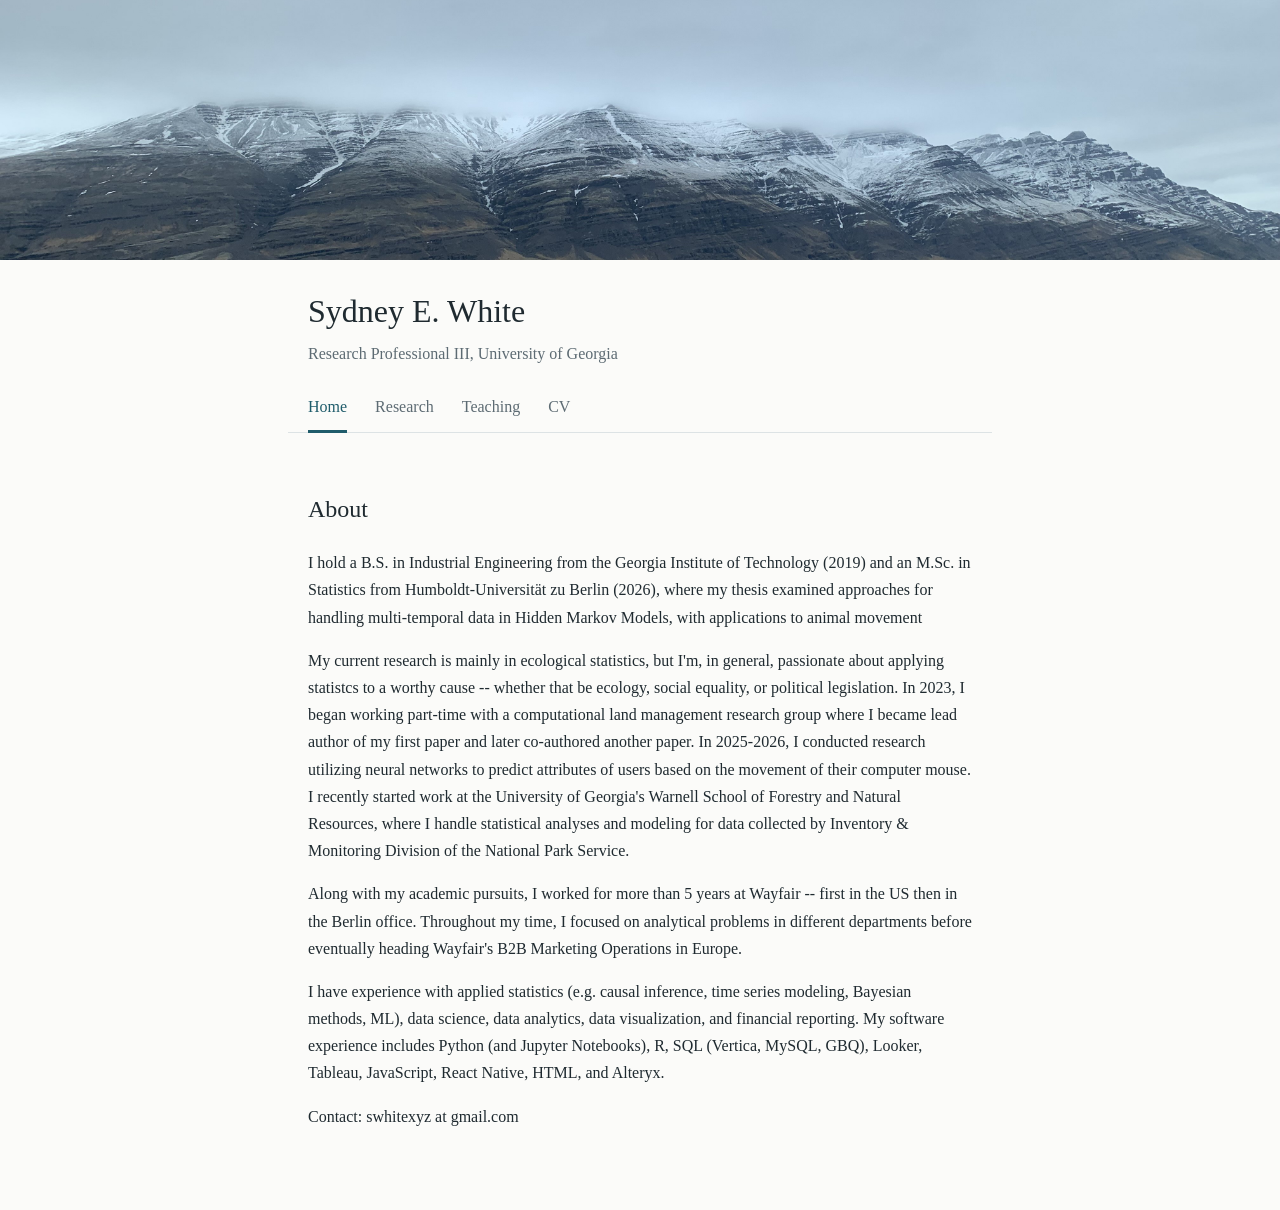
<file: index.html>
<!DOCTYPE html>
<html lang="en">
<head>
  <meta charset="utf-8">
  <meta name="viewport" content="width=device-width, initial-scale=1">
  <title>Home | Sydney E. White</title>
  <link rel="stylesheet" href="style.css">
</head>
<body>
  <div class="banner" role="img" aria-label="Header image"></div>

  <div class="site-title">
    <h1>Sydney E. White</h1>
    <p>Research Professional III, University of Georgia</p>
  </div>

  <nav>
    <a href="index.html" class="active">Home</a>
    <a href="research.html">Research</a>
    <a href="teaching.html">Teaching</a>
    <a href="cv.html">CV</a>
  </nav>

  <main>
    <h2>About</h2>
    <p>I hold a B.S. in Industrial Engineering from the Georgia Institute of Technology (2019) and an M.Sc. in Statistics from Humboldt-Universität zu Berlin (2026), where my thesis examined approaches for handling multi-temporal data in Hidden Markov Models, with applications to animal movement</p>
    <p>My current research is mainly in ecological statistics, but I'm, in general, passionate about applying statistcs to a worthy cause -- whether that be ecology, social equality, or political legislation. In 2023, I began working part-time with a computational land management research group where I became lead author of my first paper and later co-authored another paper. In 2025-2026, I conducted research utilizing neural networks to predict attributes of users based on the movement of their computer mouse. I recently started work at the University of Georgia's Warnell School of Forestry and Natural Resources, where I handle statistical analyses and modeling for data collected by Inventory & Monitoring Division of the National Park Service. 
    <p>Along with my academic pursuits, I worked for more than 5 years at Wayfair -- first in the US then in the Berlin office. Throughout my time, I focused on analytical problems in different departments before eventually heading Wayfair's B2B Marketing Operations in Europe. </p>
    <p>I have experience with applied statistics (e.g. causal inference, time series modeling, Bayesian methods, ML), data science, data analytics, data visualization, and financial reporting. My software experience includes Python (and Jupyter Notebooks), R, SQL (Vertica, MySQL, GBQ), Looker, Tableau, JavaScript, React Native, HTML, and Alteryx.</p>
    <p>Contact: swhitexyz at gmail.com</p>
  </main>
</body>
</html>
</file>
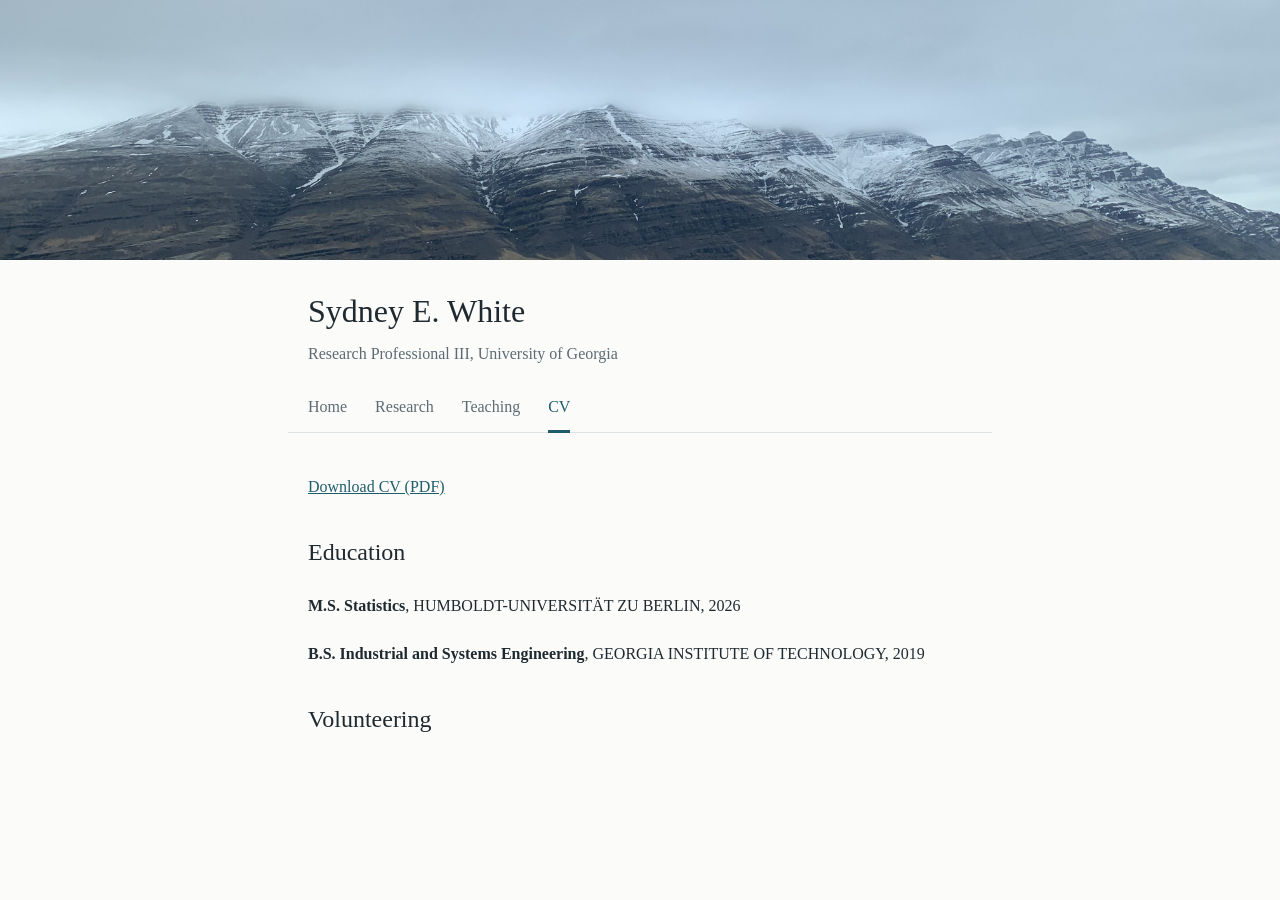
<file: cv.html>
<!DOCTYPE html>
<html lang="en">
<head>
  <meta charset="utf-8">
  <meta name="viewport" content="width=device-width, initial-scale=1">
  <title>CV | Sydney E. White</title>
  <link rel="stylesheet" href="style.css">
</head>
<body>
  <div class="banner" role="img" aria-label="Header image"></div>

  <div class="site-title">
    <h1>Sydney E. White</h1>
    <p>Research Professional III, University of Georgia</p>
  </div>

  <nav>
    <a href="index.html">Home</a>
    <a href="research.html">Research</a>
    <a href="teaching.html">Teaching</a>
    <a href="cv.html" class="active">CV</a>
  </nav>

  <main>
    <p><a href="cv.pdf">Download CV (PDF)</a></p>

    <h2>Education</h2>
    <div class="entry">
      <strong>M.S. Statistics</strong>, HUMBOLDT-UNIVERSITÄT ZU BERLIN, 2026
    </div>
    <div class="entry">
      <strong>B.S. Industrial and Systems Engineering</strong>, GEORGIA INSTITUTE OF TECHNOLOGY, 2019
    </div>
      
    <h2>Volunteering</h2>
    <div class="entry">
     
    </div>

  </main>
</body>
</html>
</file>
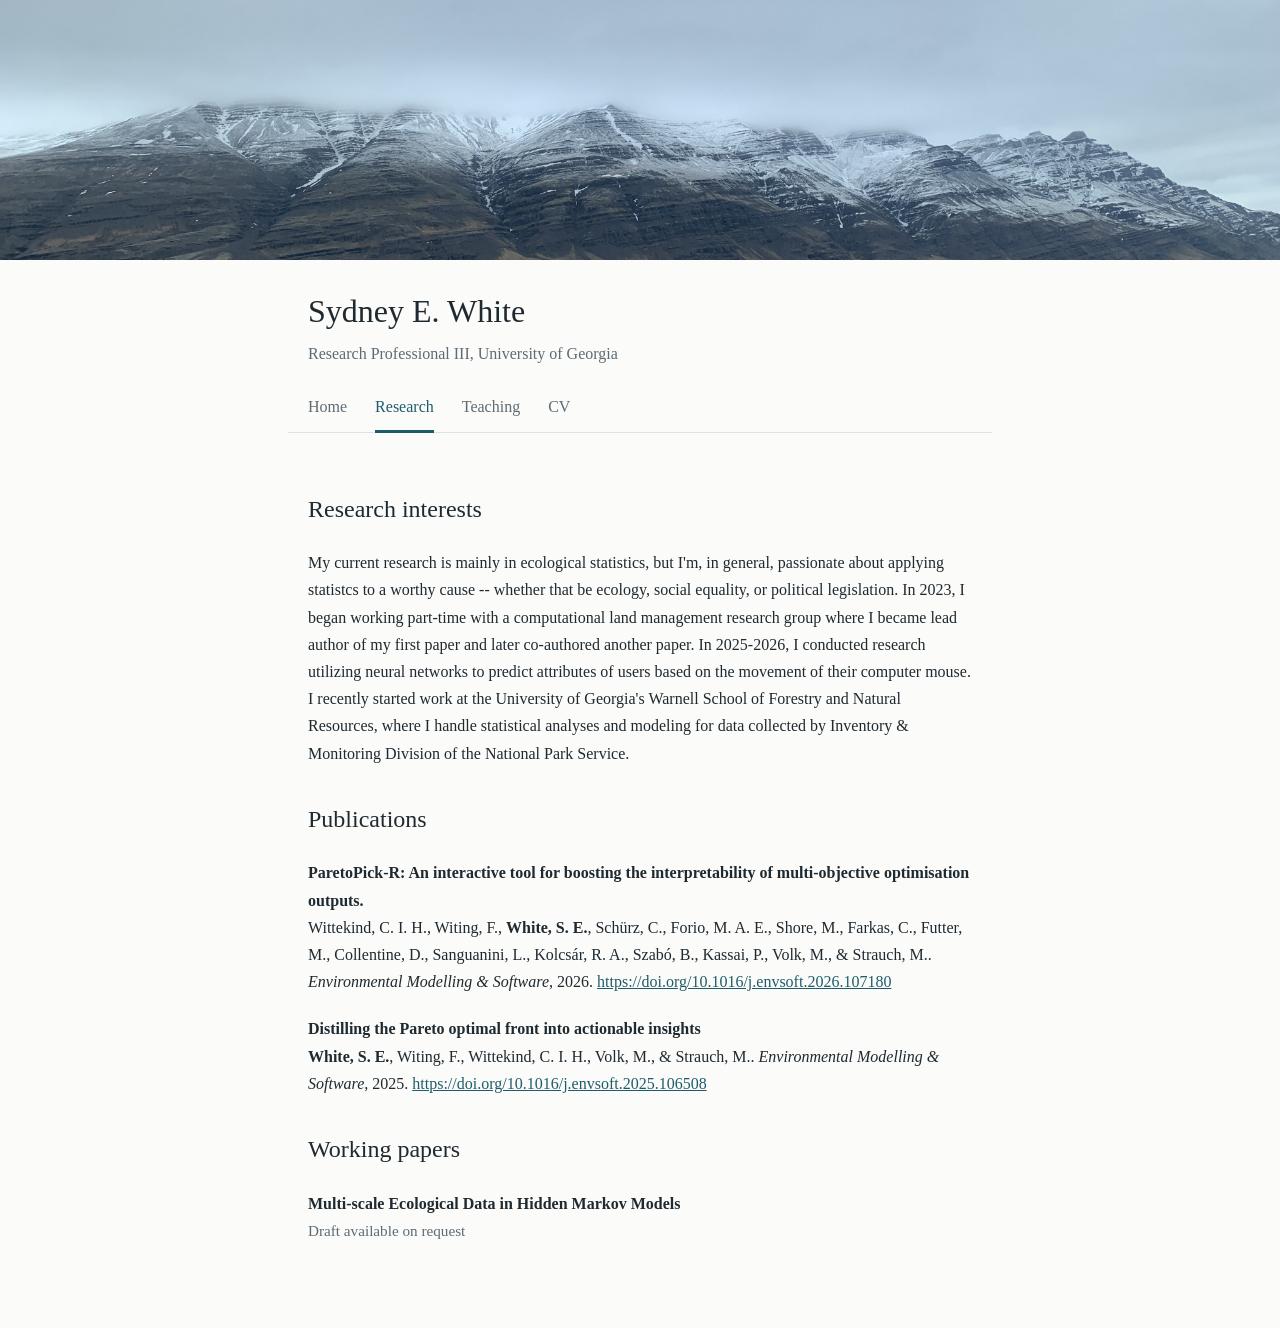
<file: research.html>
<!DOCTYPE html>
<html lang="en">
<head>
  <meta charset="utf-8">
  <meta name="viewport" content="width=device-width, initial-scale=1">
  <title>Research | Sydney E. White</title>
  <link rel="stylesheet" href="style.css">
</head>
<body>
  <div class="banner" role="img" aria-label="Header image"></div>

  <div class="site-title">
    <h1>Sydney E. White</h1>
    <p>Research Professional III, University of Georgia</p>
  </div>

  <nav>
    <a href="index.html">Home</a>
    <a href="research.html" class="active">Research</a>
    <a href="teaching.html">Teaching</a>
    <a href="cv.html">CV</a>
  </nav>

  <main>
    <h2>Research interests</h2>
    <p>My current research is mainly in ecological statistics, but I'm, in general, passionate about applying statistcs to a worthy cause -- whether that be ecology, social equality, or political legislation. In 2023, I began working part-time with a computational land management research group where I became lead author of my first paper and later co-authored another paper. In 2025-2026, I conducted research utilizing neural networks to predict attributes of users based on the movement of their computer mouse. I recently started work at the University of Georgia's Warnell School of Forestry and Natural Resources, where I handle statistical analyses and modeling for data collected by Inventory & Monitoring Division of the National Park Service.</p>

    <h2>Publications</h2>
    <div class="entry">
      <strong>ParetoPick-R: An interactive tool for boosting the interpretability of multi-objective optimisation outputs.</strong><br>
      Wittekind, C. I. H., Witing, F., <strong>White, S. E.</strong>, Schürz, C., Forio, M. A. E., Shore, M., Farkas, C., Futter, M., Collentine, D., Sanguanini, L., Kolcsár, R. A., Szabó, B., Kassai, P., Volk, M., & Strauch, M.. <em>Environmental Modelling & Software</em>, 2026. <a href="https://doi.org/10.1016/j.envsoft.2026.107180">https://doi.org/10.1016/j.envsoft.2026.107180</a>
    </div>
    <div class="entry">
      <strong>Distilling the Pareto optimal front into actionable insights</strong><br>
      <strong>White, S. E.</strong>, Witing, F., Wittekind, C. I. H., Volk, M., & Strauch, M.. <em>Environmental Modelling & Software</em>, 2025. <a href="https://doi.org/10.1016/j.envsoft.2025.106508">https://doi.org/10.1016/j.envsoft.2025.106508</a>
    </div>

    <h2>Working papers</h2>
    <div class="entry">
      <strong>Multi-scale Ecological Data in Hidden Markov Models</strong><br>
      <span class="meta">Draft available on request</span>
    </div>
  </main>
</body>
</html>
</file>
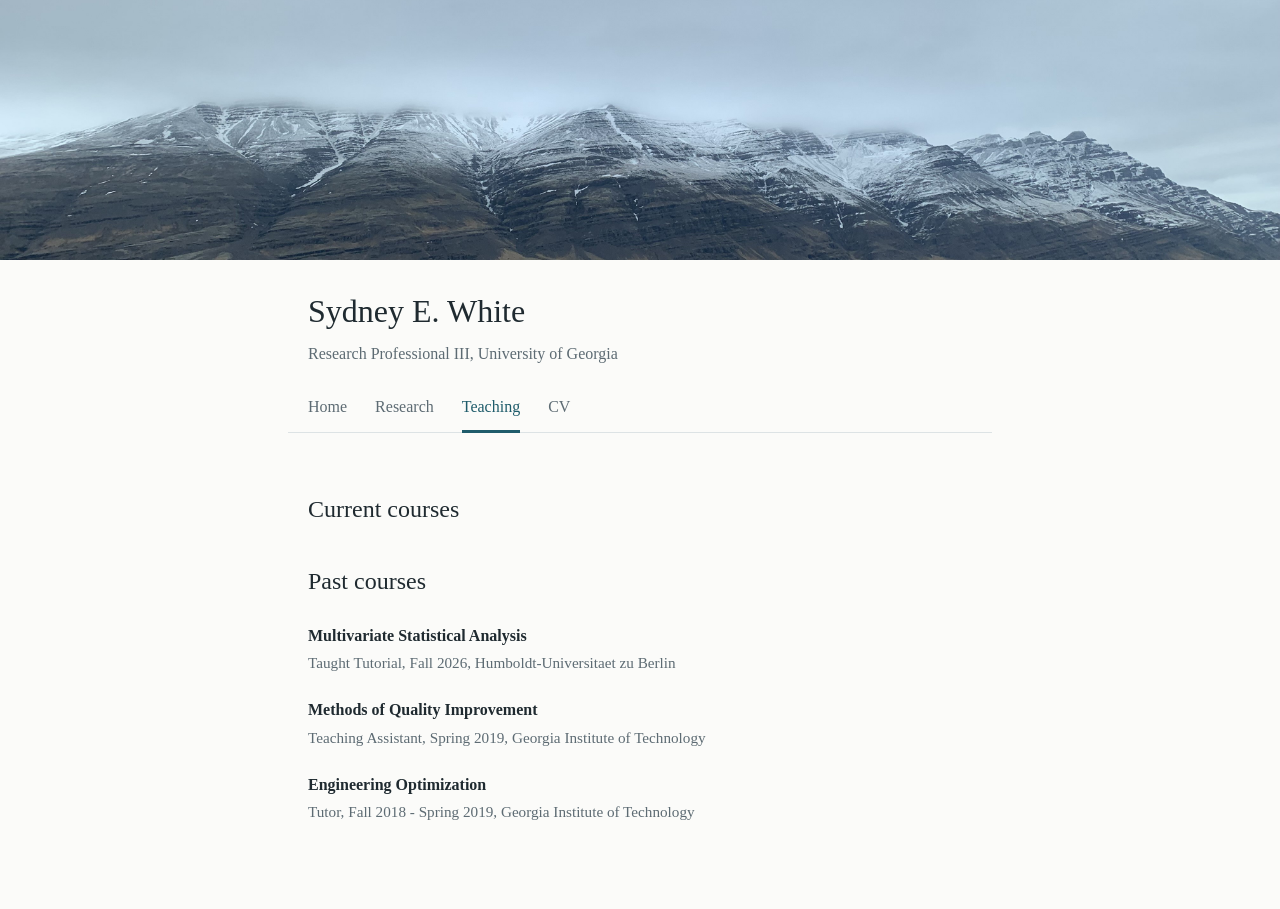
<file: teaching.html>
<!DOCTYPE html>
<html lang="en">
<head>
  <meta charset="utf-8">
  <meta name="viewport" content="width=device-width, initial-scale=1">
  <title>Teaching | Sydney E. White</title>
  <link rel="stylesheet" href="style.css">
</head>
<body>
  <div class="banner" role="img" aria-label="Header image"></div>

  <div class="site-title">
    <h1>Sydney E. White</h1>
    <p>Research Professional III, University of Georgia</p>
  </div>

  <nav>
    <a href="index.html">Home</a>
    <a href="research.html">Research</a>
    <a href="teaching.html" class="active">Teaching</a>
    <a href="cv.html">CV</a>
  </nav>

  <main>
    <h2>Current courses</h2>
    
    <h2>Past courses</h2>
    <div class="entry">
      <strong>Multivariate Statistical Analysis</strong><br>
      <span class="meta">Taught Tutorial, Fall 2026, Humboldt-Universitaet zu Berlin</span>
    </div>
    <div class="entry">
      <strong>Methods of Quality Improvement</strong><br>
      <span class="meta">Teaching Assistant, Spring 2019, Georgia Institute of Technology</span>
    </div>
    <div class="entry">
      <strong>Engineering Optimization</strong><br>
      <span class="meta">Tutor, Fall 2018 - Spring 2019, Georgia Institute of Technology</span>
    </div>
  </main>
</body>
</html>
</file>
<file: style.css>
:root {
  --bg: #fbfbf9;
  --text: #1f2a30;
  --muted: #5d6b73;
  --accent: #1f5c6b;
  --line: #dde3e5;
  --header-height: 260px;
}

* { box-sizing: border-box; }

body {
  margin: 0;
  font-family: Georgia, "Times New Roman", serif;
  line-height: 1.7;
  color: var(--text);
  background: var(--bg);
}

/* ---- Header picture: replace images/header.jpg to change it ---- */
.banner {
  height: var(--header-height);
  background:
    url("images/header.jpg") center / cover no-repeat,
    linear-gradient(135deg, #1f5c6b, #7aa7b3);
}

/* ---- Name + tabs ---- */
.site-title {
  max-width: 44rem;
  margin: 0 auto;
  padding: 1.5rem 1.25rem 0;
}
.site-title h1 { margin: 0; font-size: 2rem; font-weight: normal; }
.site-title p { margin: 0.1rem 0 0; color: var(--muted); }

nav {
  max-width: 44rem;
  margin: 1rem auto 0;
  padding: 0 1.25rem;
  display: flex;
  gap: 1.75rem;
  border-bottom: 1px solid var(--line);
}
nav a {
  padding: 0.6rem 0;
  color: var(--muted);
  text-decoration: none;
  border-bottom: 3px solid transparent;
  margin-bottom: -1px;
}
nav a:hover { color: var(--text); }
nav a.active { color: var(--accent); border-bottom-color: var(--accent); }
nav a:focus-visible, main a:focus-visible { outline: 2px solid var(--accent); outline-offset: 3px; }

/* ---- Content ---- */
main {
  max-width: 44rem;
  margin: 0 auto;
  padding: 1.5rem 1.25rem 4rem;
}
main h2 { font-weight: normal; font-size: 1.5rem; margin-top: 2rem; }
main a { color: var(--accent); }
.entry { margin-bottom: 1.25rem; }
.entry .meta { color: var(--muted); font-size: 0.95rem; }

@media (max-width: 480px) {
  :root { --header-height: 160px; }
  nav { gap: 1.1rem; }
}
</file>
